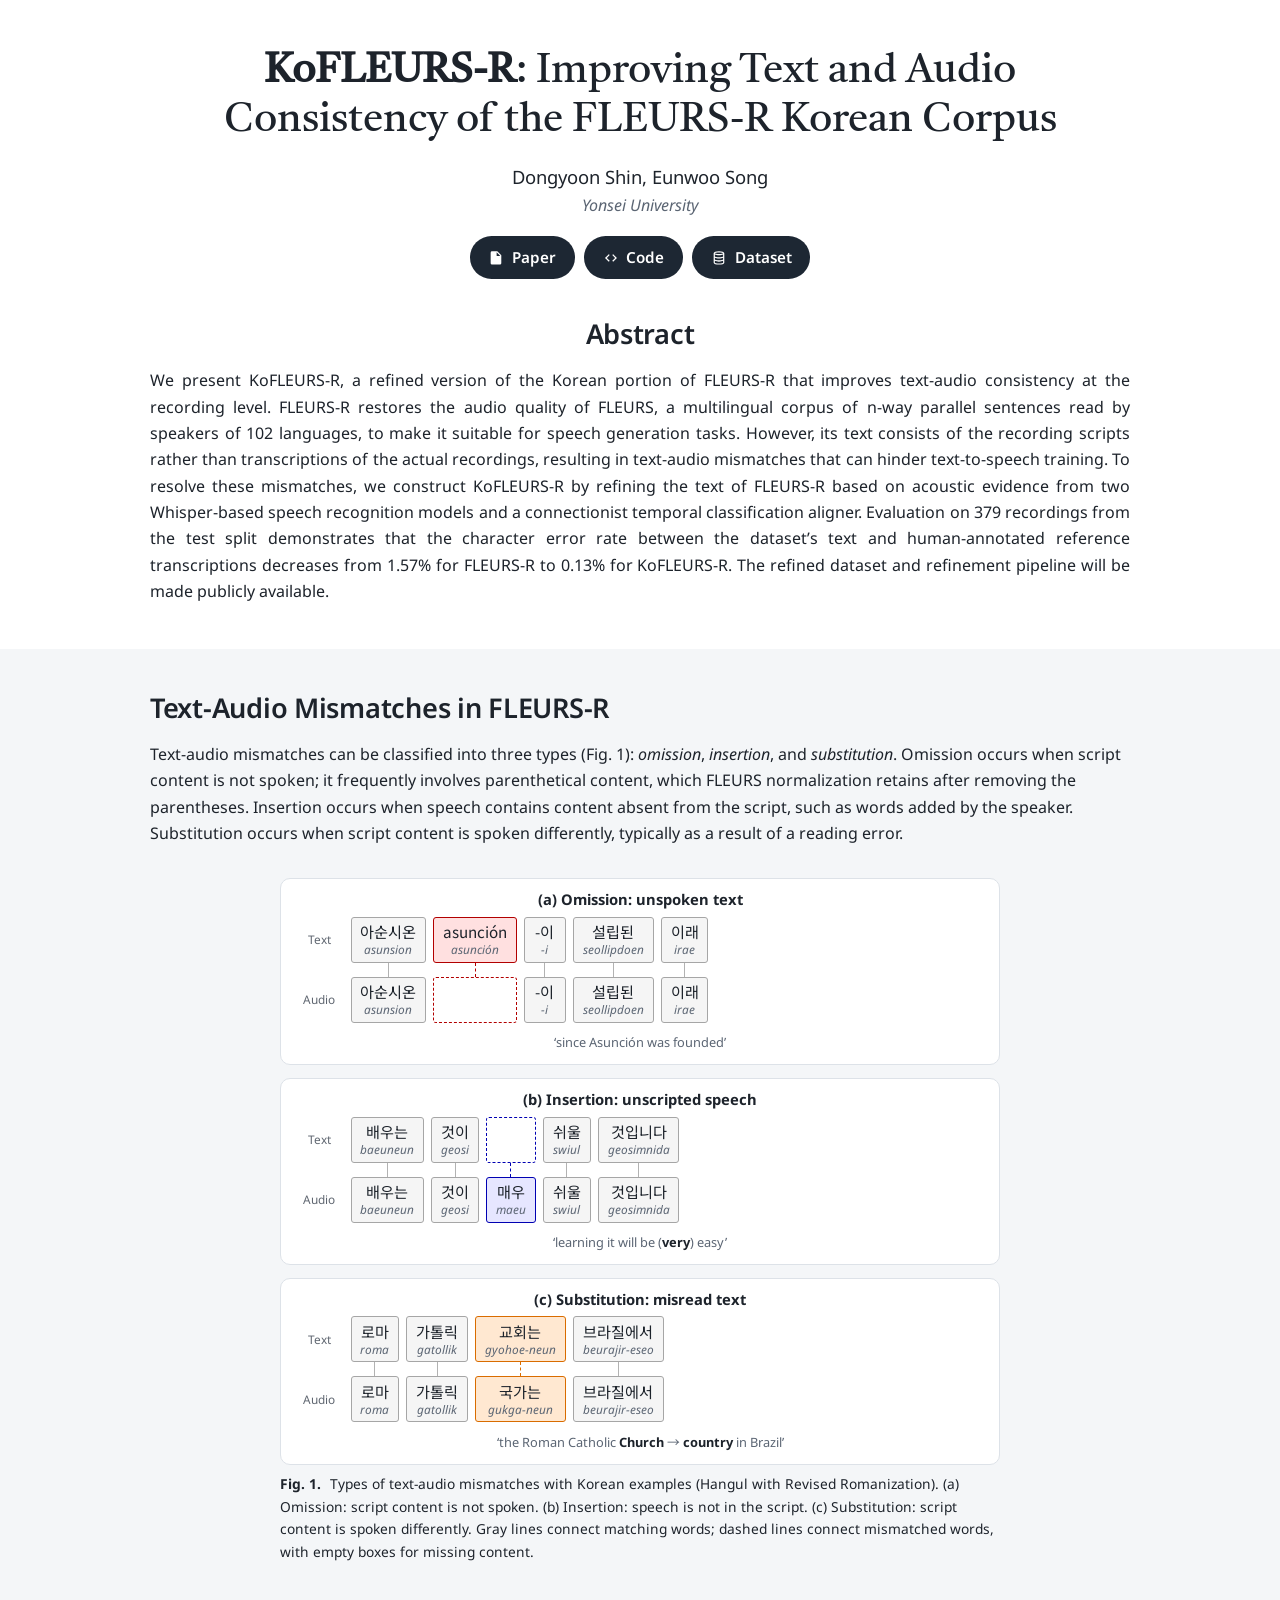
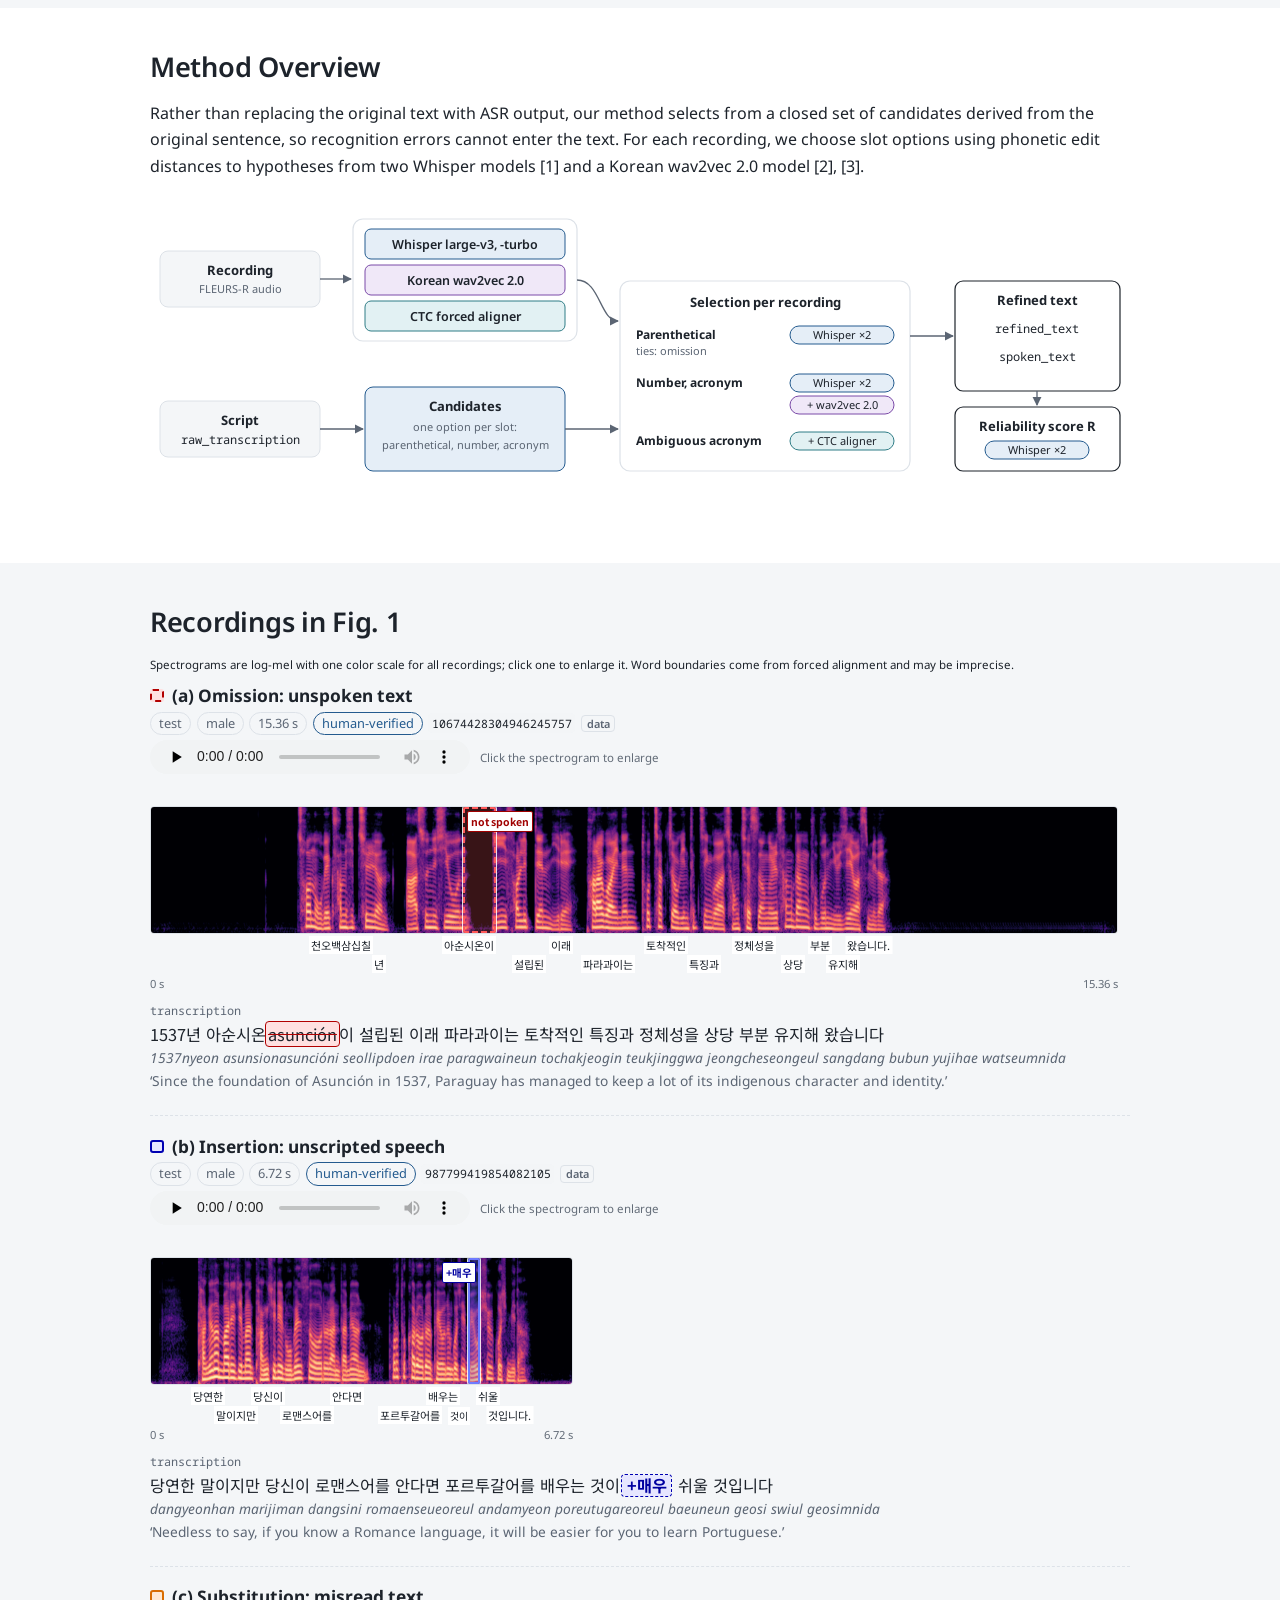
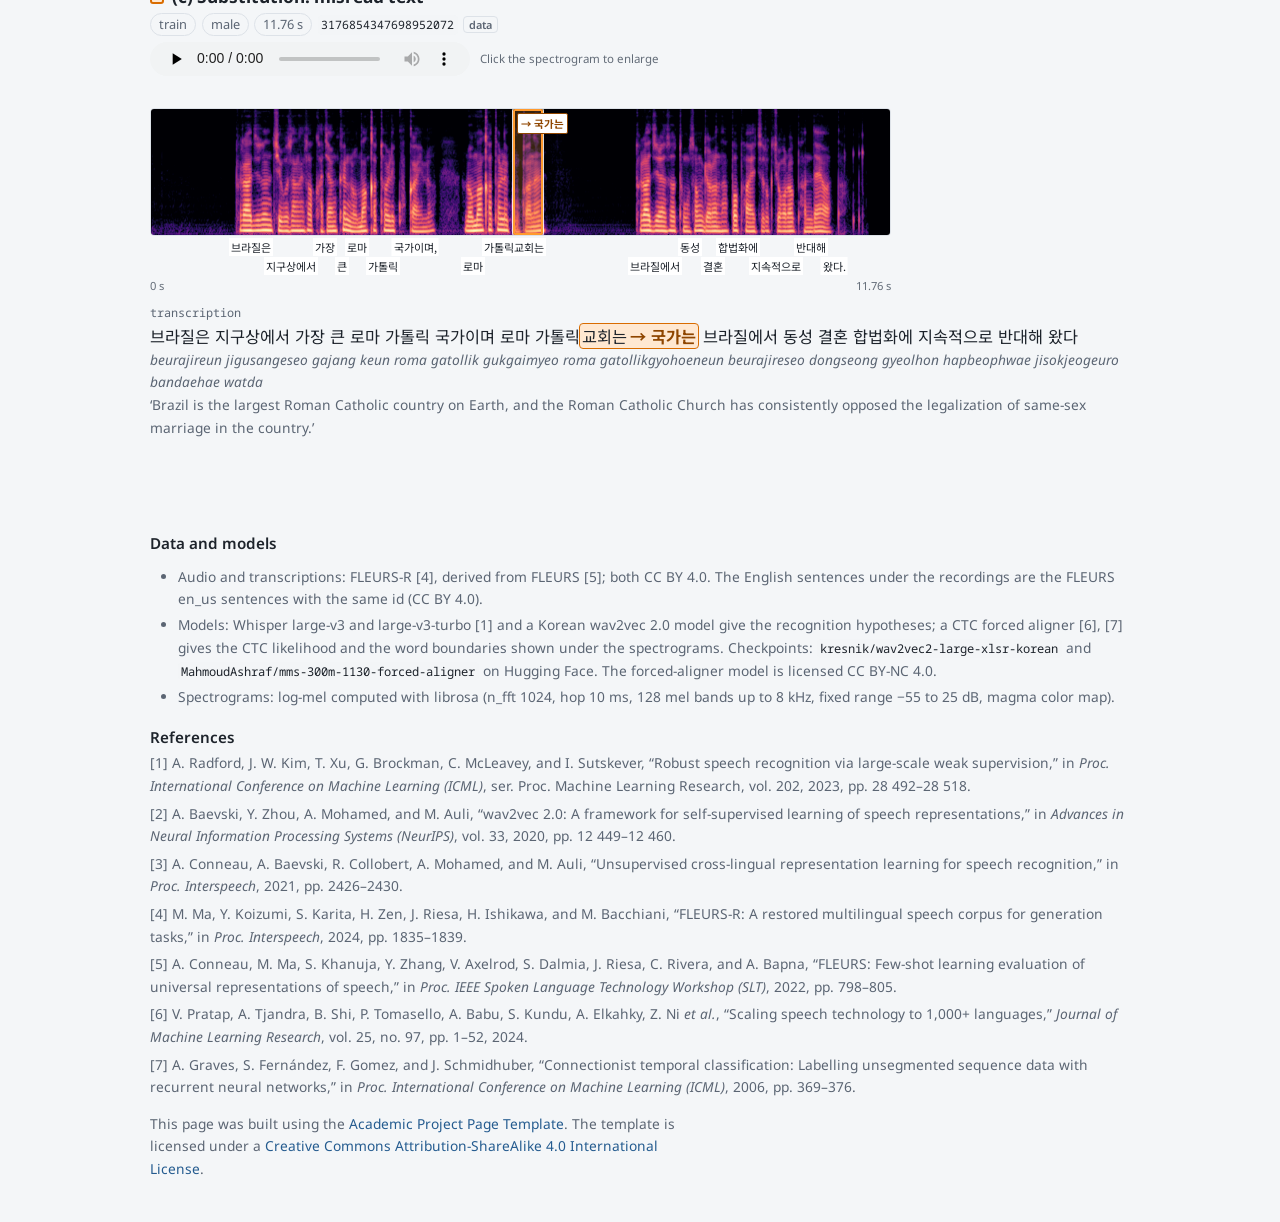
<file: index.html>
<!DOCTYPE html>
<html lang="en"><head>
<meta charset="utf-8">
<meta name="viewport" content="width=device-width, initial-scale=1, viewport-fit=cover">
<title>KoFLEURS-R Demo</title>
<meta name="description" content="Demo page for KoFLEURS-R: Improving Text and Audio Consistency of the FLEURS-R Korean Corpus.">
<link rel="icon" href="data:image/svg+xml,%3Csvg xmlns=%22http://www.w3.org/2000/svg%22 viewBox=%220 0 32 32%22%3E%3Crect width=%2232%22 height=%2232%22 rx=%226%22 fill=%22%231d2733%22/%3E%3Cpath d=%22M6 22V10m4 12V6m4 16V12m4 10V8m4 14V14m4 8V11%22 stroke=%22white%22 stroke-width=%222.4%22 stroke-linecap=%22round%22/%3E%3C/svg%3E">
<link rel="preconnect" href="https://fonts.googleapis.com">
<link rel="preconnect" href="https://fonts.gstatic.com" crossorigin="">
<link rel="stylesheet" href="https://fonts.googleapis.com/css2?family=Castoro&amp;family=Noto+Sans:ital,wght@0,400;0,600;0,700;1,400&amp;family=Noto+Sans+KR:wght@400;700&amp;family=Noto+Sans+Mono:wght@400;600&amp;display=swap">
<link rel="stylesheet" href="static/css/bulma.min.css">
<link rel="stylesheet" href="static/css/site.css">
<script defer="" src="static/js/site.js"></script>
</head>
<body>
<main id="main-content">
<section class="hero">
  <div class="hero-body">
    <div class="container is-max-desktop has-text-centered">
      <h1 class="title publication-title" data-tex="T-1"><span class="name">KoFLEURS-R</span>: Improving Text and Audio Consistency of the FLEURS-R Korean Corpus</h1>
      <!-- authors:start (written by build_page.py from page/config.json; "Anonymous authors" in a blind build) -->
      <div class="publication-authors" id="authors"><div>Dongyoon Shin, Eunwoo Song</div><div class="affil">Yonsei University</div></div>
      <!-- authors:end -->
      
      <div class="publication-links" id="pub-links"><span class="btn no-link"><svg viewBox="0 0 24 24" aria-hidden="true"><path d="M6 2h8l6 6v12a2 2 0 0 1-2 2H6a2 2 0 0 1-2-2V4a2 2 0 0 1 2-2zm7 1.5V9h5.5L13 3.5zM7 13h10v1.6H7V13zm0 3.4h10V18H7v-1.6z"></path></svg>Paper</span><span class="btn no-link"><svg viewBox="0 0 24 24" aria-hidden="true"><path d="M8.7 6.3 3 12l5.7 5.7 1.4-1.4L5.8 12l4.3-4.3-1.4-1.4zm6.6 0-1.4 1.4 4.3 4.3-4.3 4.3 1.4 1.4L21 12l-5.7-5.7z"></path></svg>Code</span><span class="btn no-link"><svg viewBox="0 0 24 24" aria-hidden="true"><path d="M12 2C7.6 2 4 3.3 4 5v14c0 1.7 3.6 3 8 3s8-1.3 8-3V5c0-1.7-3.6-3-8-3zm0 1.8c3.7 0 6.2 1 6.2 1.2S15.7 6.2 12 6.2 5.8 5.2 5.8 5 8.3 3.8 12 3.8zM18.2 19c0 .2-2.5 1.2-6.2 1.2S5.8 19.2 5.8 19v-2.7c1.5.8 3.8 1.2 6.2 1.2s4.7-.4 6.2-1.2V19zm0-4.7c0 .2-2.5 1.2-6.2 1.2s-6.2-1-6.2-1.2v-2.7c1.5.8 3.8 1.2 6.2 1.2s4.7-.4 6.2-1.2v2.7zm0-4.7c0 .2-2.5 1.2-6.2 1.2S5.8 9.8 5.8 9.6V6.9C7.3 7.7 9.6 8 12 8s4.7-.4 6.2-1.2v2.7z"></path></svg>Dataset</span></div>
    </div>
  </div>
</section>

<section class="section" id="abstract" style="padding-top: 0.5rem;">
  <div class="container is-max-desktop content">
    <h2 class="title is-3 has-text-centered">Abstract</h2>
    <p class="wide abstract">
      <span data-tex="ABS-1">We present KoFLEURS-R, a refined version of the Korean portion of FLEURS-R that improves text-audio consistency at the recording level.</span>
      <span data-tex="ABS-2">FLEURS-R restores the audio quality of FLEURS, a multilingual corpus of n-way parallel sentences read by speakers of 102 languages, to make it suitable for speech generation tasks.</span>
      <span data-tex="ABS-3">However, its text consists of the recording scripts rather than transcriptions of the actual recordings, resulting in text-audio mismatches that can hinder text-to-speech training.</span>
      <span data-tex="ABS-4">To resolve these mismatches, we construct KoFLEURS-R by refining the text of FLEURS-R based on acoustic evidence from two Whisper-based speech recognition models and a connectionist temporal classification aligner.</span>
      <span data-tex="ABS-5">Evaluation on 379 recordings from the test split demonstrates that the character error rate between the dataset’s text and human-annotated reference transcriptions decreases from 1.57% for FLEURS-R to 0.13% for KoFLEURS-R.</span>
      <span data-tex="ABS-6">The refined dataset and refinement pipeline will be made publicly available.</span>
    </p>
  </div>
</section>

<!-- ============================================================ Problem -->
<section class="section band" id="problem">
  <div class="container is-max-desktop content">
    <h2 class="title is-3">Text-Audio Mismatches in FLEURS-R</h2>
    <p class="wide">
      <span data-pdf="IIB-1">Text-audio mismatches can be classified into three types (Fig. 1): <em>omission</em>, <em>insertion</em>, and <em>substitution</em>.</span>
      <span data-pdf="IIB-2">Omission occurs when script content is not spoken; it frequently involves parenthetical content, which FLEURS normalization retains after removing the parentheses.</span>
      <span data-pdf="IIB-3">Insertion occurs when speech contains content absent from the script, such as words added by the speaker.</span>
      <span data-pdf="IIB-4">Substitution occurs when script content is spoken differently, typically as a result of a reading error.</span>
    </p>

    <figure class="fig1-figure" id="fig1">
      <div class="fig1">
        <div class="fig1-panel" style="--n: 5">
          <h4 data-pdf-fig="(a) Omission: unspoken text">(a) Omission: unspoken text</h4>
          <div class="fig1-grid">
            <span class="fig1-rowlabel">Text</span>
            <div class="fbox">아순시온<i>asunsion</i></div>
            <div class="fbox hl omit">asunción<i>asunción</i></div>
            <div class="fbox">-이<i>-i</i></div>
            <div class="fbox">설립된<i>seollipdoen</i></div>
            <div class="fbox">이래<i>irae</i></div>
            <span></span>
            <div class="flink"></div><div class="flink mis omit"></div><div class="flink"></div><div class="flink"></div><div class="flink"></div>
            <span class="fig1-rowlabel">Audio</span>
            <div class="fbox">아순시온<i>asunsion</i></div>
            <div class="fbox empty omit" role="img" aria-label="not spoken"></div>
            <div class="fbox">-이<i>-i</i></div>
            <div class="fbox">설립된<i>seollipdoen</i></div>
            <div class="fbox">이래<i>irae</i></div>
          </div>
          <div class="fig1-gloss">‘since Asunción was founded’</div>
        </div>
        <div class="fig1-panel" style="--n: 5">
          <h4 data-pdf-fig="(b) Insertion: unscripted speech">(b) Insertion: unscripted speech</h4>
          <div class="fig1-grid">
            <span class="fig1-rowlabel">Text</span>
            <div class="fbox">배우는<i>baeuneun</i></div>
            <div class="fbox">것이<i>geosi</i></div>
            <div class="fbox empty ins" role="img" aria-label="not in the script"></div>
            <div class="fbox">쉬울<i>swiul</i></div>
            <div class="fbox">것입니다<i>geosimnida</i></div>
            <span></span>
            <div class="flink"></div><div class="flink"></div><div class="flink mis ins"></div><div class="flink"></div><div class="flink"></div>
            <span class="fig1-rowlabel">Audio</span>
            <div class="fbox">배우는<i>baeuneun</i></div>
            <div class="fbox">것이<i>geosi</i></div>
            <div class="fbox hl ins">매우<i>maeu</i></div>
            <div class="fbox">쉬울<i>swiul</i></div>
            <div class="fbox">것입니다<i>geosimnida</i></div>
          </div>
          <div class="fig1-gloss">‘learning it will be (<b>very</b>) easy’</div>
        </div>
        <div class="fig1-panel" style="--n: 4">
          <h4 data-pdf-fig="(c) Substitution: misread text">(c) Substitution: misread text</h4>
          <div class="fig1-grid">
            <span class="fig1-rowlabel">Text</span>
            <div class="fbox">로마<i>roma</i></div>
            <div class="fbox">가톨릭<i>gatollik</i></div>
            <div class="fbox hl sub">교회는<i>gyohoe-neun</i></div>
            <div class="fbox">브라질에서<i>beurajir-eseo</i></div>
            <span></span>
            <div class="flink"></div><div class="flink"></div><div class="flink mis sub"></div><div class="flink"></div>
            <span class="fig1-rowlabel">Audio</span>
            <div class="fbox">로마<i>roma</i></div>
            <div class="fbox">가톨릭<i>gatollik</i></div>
            <div class="fbox hl sub">국가는<i>gukga-neun</i></div>
            <div class="fbox">브라질에서<i>beurajir-eseo</i></div>
          </div>
          <div class="fig1-gloss">‘the Roman Catholic <b>Church</b> → <b>country</b> in Brazil’</div>
        </div>
      </div>
      <figcaption class="paper-cap"><span class="cap-num">Fig. 1.</span>
        <span data-tex="F1-1">Types of text-audio mismatches with Korean examples (Hangul with Revised Romanization).</span>
        <span data-tex="F1-2">(a) Omission: script content is not spoken.</span>
        <span data-tex="F1-3">(b) Insertion: speech is not in the script.</span>
        <span data-tex="F1-4">(c) Substitution: script content is spoken differently.</span>
        <span data-tex="F1-5">Gray lines connect matching words; dashed lines connect mismatched words, with empty boxes for missing content.</span>
      </figcaption>
    </figure>
  </div>
</section>

<!-- ============================================================ Method overview -->
<section class="section" id="method">
  <div class="container is-max-desktop content">
    <h2 class="title is-3">Method Overview</h2>
    <p class="wide">
      <span data-pdf="I-15">Rather than replacing the original text with ASR output, our method selects from a closed set of candidates derived from the original sentence, so recognition errors cannot enter the text.</span>
      <span data-pdf="I-17">For each recording, we choose slot options using phonetic edit distances to hypotheses from two Whisper models [1] and a Korean wav2vec 2.0 model [2], [3].</span>
    </p>
    <figure>
      <div class="pipeline-wrap">
        <svg class="pipeline" viewBox="0 0 980 300" role="img" aria-labelledby="pl-title pl-desc">
          <title id="pl-title">KoFLEURS-R pipeline</title>
          <desc id="pl-desc">Candidates are generated from the script and one is selected per recording. Parenthetical slots use the two Whisper models; number and acronym slots also use the Korean wav2vec 2.0 model; ambiguous acronym readings also use a CTC forced aligner. The outputs are refined_text, spoken_text and the reliability score R from the two Whisper models.</desc>
          <defs>
            <marker id="arr" viewBox="0 0 10 10" refX="9" refY="5" markerWidth="7" markerHeight="7" orient="auto-start-reverse"><path d="M0,0 L10,5 L0,10 z" class="arrow-fill"></path></marker>
          </defs>
          <!-- inputs -->
          <rect class="p-in" x="10" y="40" width="160" height="56" rx="8"></rect>
          <text class="t-head" x="90" y="64" text-anchor="middle">Recording</text>
          <text class="t-small" x="90" y="82" text-anchor="middle">FLEURS-R audio</text>
          <rect class="p-in" x="10" y="190" width="160" height="56" rx="8"></rect>
          <text class="t-head" x="90" y="214" text-anchor="middle">Script</text>
          <text class="t-mono" x="90" y="233" text-anchor="middle">raw_transcription</text>
          <!-- recognizers (one group: each feeds the selection) -->
          <rect class="p-box" x="203" y="8" width="224" height="122" rx="10"></rect>
          <rect class="p-whisper" x="215" y="18" width="200" height="30" rx="6"></rect>
          <text class="t-model" x="315" y="38" text-anchor="middle">Whisper large-v3, -turbo</text>
          <rect class="p-w2v" x="215" y="54" width="200" height="30" rx="6"></rect>
          <text class="t-model" x="315" y="74" text-anchor="middle">Korean wav2vec 2.0</text>
          <rect class="p-ctc" x="215" y="90" width="200" height="30" rx="6"></rect>
          <text class="t-model" x="315" y="110" text-anchor="middle">CTC forced aligner</text>
          <path class="edge" d="M170,68 L201,68" marker-end="url(#arr)"></path>
          <!-- candidates -->
          <rect class="p-step" x="215" y="176" width="200" height="84" rx="8"></rect>
          <text class="t-head" x="315" y="200" text-anchor="middle">Candidates</text>
          <text class="t-small" x="315" y="220" text-anchor="middle">one option per slot:</text>
          <text class="t-small" x="315" y="238" text-anchor="middle">parenthetical, number, acronym</text>
          <path class="edge" d="M170,218 L213,218" marker-end="url(#arr)"></path>
          <!-- selection -->
          <rect class="p-box" x="470" y="70" width="290" height="190" rx="10"></rect>
          <text class="t-head" x="615" y="96" text-anchor="middle">Selection per recording</text>
          <text class="t-head" x="486" y="128" style="font-size:12px">Parenthetical</text>
          <rect class="p-whisper" x="640" y="115" width="104" height="18" rx="9"></rect><text class="t-small" x="692" y="128" text-anchor="middle" style="fill:var(--fg)">Whisper ×2</text>
          <text class="t-small" x="486" y="144">ties: omission</text>
          <text class="t-head" x="486" y="176" style="font-size:12px">Number, acronym</text>
          <rect class="p-whisper" x="640" y="163" width="104" height="18" rx="9"></rect><text class="t-small" x="692" y="176" text-anchor="middle" style="fill:var(--fg)">Whisper ×2</text>
          <rect class="p-w2v" x="640" y="185" width="104" height="18" rx="9"></rect><text class="t-small" x="692" y="198" text-anchor="middle" style="fill:var(--fg)">+ wav2vec 2.0</text>
          <text class="t-head" x="486" y="234" style="font-size:12px">Ambiguous acronym</text>
          <rect class="p-ctc" x="640" y="221" width="104" height="18" rx="9"></rect><text class="t-small" x="692" y="234" text-anchor="middle" style="fill:var(--fg)">+ CTC aligner</text>
          <path class="edge" d="M427,69 C450,69 450,110 468,110" marker-end="url(#arr)"></path>
          <path class="edge" d="M415,218 L468,218" marker-end="url(#arr)"></path>
          <!-- outputs -->
          <rect class="p-out" x="805" y="70" width="165" height="110" rx="8"></rect>
          <text class="t-head" x="887" y="94" text-anchor="middle">Refined text</text>
          <text class="t-mono" x="887" y="122" text-anchor="middle">refined_text</text>
          <text class="t-mono" x="887" y="150" text-anchor="middle">spoken_text</text>
          <rect class="p-out" x="805" y="196" width="165" height="64" rx="8"></rect>
          <text class="t-head" x="887" y="220" text-anchor="middle">Reliability score R</text>
          <rect class="p-whisper" x="835" y="230" width="104" height="18" rx="9"></rect><text class="t-small" x="887" y="243" text-anchor="middle" style="fill:var(--fg)">Whisper ×2</text>
          <path class="edge" d="M760,125 L803,125" marker-end="url(#arr)"></path>
          <path class="edge" d="M887,180 L887,194" marker-end="url(#arr)"></path>
        </svg>
      </div>
    </figure>
  </div>
</section>

<!-- ============================================================ Fig. 1 recordings -->
<section class="section band" id="recordings">
  <div class="container is-max-desktop content">
    <h2 class="title is-3">Recordings in Fig. 1</h2>
    <p class="spec-hint" style="max-width: none">Spectrograms are log-mel with one color scale for all recordings; click one to enlarge it. Word boundaries come from forced alignment and may be imprecise.</p>
    <div id="fig1-listen" data-nonpaper="example data"><div class="rec"><h3 class="rec-type omit" data-pdf-fig="(a) Omission: unspoken text">(a) Omission: unspoken text</h3><div class="rec-meta"><span class="pill">test</span><span class="pill">male</span><span class="pill num">15.36 s</span><span class="pill ok" title="one of the 379 human-verified test recordings">human-verified</span><span class="mono rec-id">10674428304946245757</span><span class="data-tag" title="value from the KoFLEURS-R data files, not from the paper">data</span></div><div class="listen"><div class="audio-row"><audio controls="" preload="none" src="static/audio/10674428304946245757.mp3" aria-label="Audio of recording 10674428304946245757"></audio><span class="spec-hint">Click the spectrogram to enlarge</span></div><figure class="spec" data-rec="10674428304946245757" data-dur="15.36" style="--dur: 15.36"><div class="spec-scroll"><div class="spec-canvas" role="button" tabindex="0" aria-label="Enlarge the spectrogram of recording 10674428304946245757"><div class="spec-img"><img src="static/spectrograms/10674428304946245757.png" alt="Log-mel spectrogram of recording 10674428304946245757 (15.36 s)" width="3072" height="256"><div class="spec-box omission" style="left: 32.29%; width: 3.39%" title="not spoken"><span class="tag">not spoken</span></div><div class="playhead"></div></div><div class="spec-words" aria-hidden="true"><div class="wd" style="left: 15.1%; width: 7.94%; top: 0px" title="천오백삼십칠 (cheonobaeksamsipchil)  2.32–3.54 s"><span class="ko">천오백삼십칠</span></div><div class="wd" style="left: 23.05%; width: 1.17%; top: 19px" title="년 (nyeon)  3.54–3.72 s"><span class="ko">년</span></div><div class="wd" style="left: 26.82%; width: 8.98%; top: 0px" title="아순시온이 (asunsioni)  4.12–5.50 s"><span class="ko">아순시온이</span></div><div class="wd" style="left: 37.11%; width: 3.78%; top: 19px" title="설립된 (seollipdoen)  5.70–6.28 s"><span class="ko">설립된</span></div><div class="wd" style="left: 41.8%; width: 1.3%; top: 0px" title="이래 (irae)  6.42–6.62 s"><span class="ko">이래</span></div><div class="wd" style="left: 45.05%; width: 4.56%; top: 19px" title="파라과이는 (paragwaineun)  6.92–7.62 s"><span class="ko">파라과이는</span></div><div class="wd" style="left: 50.65%; width: 4.95%; top: 0px" title="토착적인 (tochakjeogin)  7.78–8.54 s"><span class="ko">토착적인</span></div><div class="wd" style="left: 55.73%; width: 3.12%; top: 19px" title="특징과 (teukjinggwa)  8.56–9.04 s"><span class="ko">특징과</span></div><div class="wd" style="left: 59.51%; width: 5.21%; top: 0px" title="정체성을 (jeongcheseongeul)  9.14–9.94 s"><span class="ko">정체성을</span></div><div class="wd" style="left: 65.1%; width: 2.6%; top: 19px" title="상당 (sangdang)  10.00–10.40 s"><span class="ko">상당</span></div><div class="wd" style="left: 68.23%; width: 1.95%; top: 0px" title="부분 (bubun)  10.48–10.78 s"><span class="ko">부분</span></div><div class="wd" style="left: 70.57%; width: 2.08%; top: 19px" title="유지해 (yujihae)  10.84–11.16 s"><span class="ko">유지해</span></div><div class="wd" style="left: 72.79%; width: 2.99%; top: 0px" title="왔습니다. (watseumnida.)  11.18–11.64 s"><span class="ko">왔습니다.</span></div></div></div><div class="spec-axis"><span>0 s</span><span>15.36 s</span></div></div></figure></div><div class="field"><span class="fname">transcription</span><div class="ko" lang="ko">1537년 아순시온<span class="mk omission" title="in the script, not spoken">asunción</span>이 설립된 이래 파라과이는 토착적인 특징과 정체성을 상당 부분 유지해 왔습니다</div><span class="rr" lang="ko-Latn">1537nyeon asunsionasuncióni seollipdoen irae paragwaineun tochakjeogin teukjinggwa jeongcheseongeul sangdang bubun yujihae watseumnida</span><span class="en">‘Since the foundation of Asunción in 1537, Paraguay has managed to keep a lot of its indigenous character and identity.’</span></div></div><div class="rec"><h3 class="rec-type ins" data-pdf-fig="(b) Insertion: unscripted speech">(b) Insertion: unscripted speech</h3><div class="rec-meta"><span class="pill">test</span><span class="pill">male</span><span class="pill num">6.72 s</span><span class="pill ok" title="one of the 379 human-verified test recordings">human-verified</span><span class="mono rec-id">987799419854082105</span><span class="data-tag" title="value from the KoFLEURS-R data files, not from the paper">data</span></div><div class="listen"><div class="audio-row"><audio controls="" preload="none" src="static/audio/987799419854082105.mp3" aria-label="Audio of recording 987799419854082105"></audio><span class="spec-hint">Click the spectrogram to enlarge</span></div><figure class="spec" data-rec="987799419854082105" data-dur="6.72" style="--dur: 6.72"><div class="spec-scroll"><div class="spec-canvas" role="button" tabindex="0" aria-label="Enlarge the spectrogram of recording 987799419854082105"><div class="spec-img"><img src="static/spectrograms/987799419854082105.png" alt="Log-mel spectrogram of recording 987799419854082105 (6.72 s)" width="1344" height="256"><div class="spec-box insertion tag-right" style="left: 75.3%; width: 2.68%" title="+매우"><span class="tag">+매우</span></div><div class="playhead"></div></div><div class="spec-words" aria-hidden="true"><div class="wd" style="left: 11.01%; width: 5.36%; top: 0px" title="당연한 (dangyeonhan)  0.74–1.10 s"><span class="ko">당연한</span></div><div class="wd" style="left: 16.96%; width: 6.85%; top: 19px" title="말이지만 (marijiman)  1.14–1.60 s"><span class="ko">말이지만</span></div><div class="wd" style="left: 24.7%; width: 6.25%; top: 0px" title="당신이 (dangsini)  1.66–2.08 s"><span class="ko">당신이</span></div><div class="wd" style="left: 31.55%; width: 11.01%; top: 19px" title="로맨스어를 (romaenseueoreul)  2.12–2.86 s"><span class="ko">로맨스어를</span></div><div class="wd" style="left: 43.15%; width: 6.55%; top: 0px" title="안다면 (andamyeon)  2.90–3.34 s"><span class="ko">안다면</span></div><div class="wd" style="left: 56.25%; width: 10.12%; top: 19px" title="포르투갈어를 (poreutugareoreul)  3.78–4.46 s"><span class="ko">포르투갈어를</span></div><div class="wd" style="left: 66.96%; width: 4.46%; top: 0px" title="배우는 (baeuneun)  4.50–4.80 s"><span class="ko">배우는</span></div><div class="wd" style="left: 71.73%; width: 2.68%; top: 19px" title="것이 (geosi)  4.82–5.00 s"><span class="ko">것이</span></div><div class="wd" style="left: 78.57%; width: 2.38%; top: 0px" title="쉬울 (swiul)  5.28–5.44 s"><span class="ko">쉬울</span></div><div class="wd" style="left: 81.85%; width: 6.25%; top: 19px" title="것입니다. (geosimnida.)  5.50–5.92 s"><span class="ko">것입니다.</span></div></div></div><div class="spec-axis"><span>0 s</span><span>6.72 s</span></div></div></figure></div><div class="field"><span class="fname">transcription</span><div class="ko" lang="ko">당연한 말이지만 당신이 로맨스어를 안다면 포르투갈어를 배우는 것이<span class="mk insertion" title="spoken, not in the script">+매우</span> 쉬울 것입니다</div><span class="rr" lang="ko-Latn">dangyeonhan marijiman dangsini romaenseueoreul andamyeon poreutugareoreul baeuneun geosi swiul geosimnida</span><span class="en">‘Needless to say, if you know a Romance language, it will be easier for you to learn Portuguese.’</span></div></div><div class="rec"><h3 class="rec-type sub" data-pdf-fig="(c) Substitution: misread text">(c) Substitution: misread text</h3><div class="rec-meta"><span class="pill">train</span><span class="pill">male</span><span class="pill num">11.76 s</span><span class="mono rec-id">3176854347698952072</span><span class="data-tag" title="value from the KoFLEURS-R data files, not from the paper">data</span></div><div class="listen"><div class="audio-row"><audio controls="" preload="none" src="static/audio/3176854347698952072.mp3" aria-label="Audio of recording 3176854347698952072"></audio><span class="spec-hint">Click the spectrogram to enlarge</span></div><figure class="spec" data-rec="3176854347698952072" data-dur="11.76" style="--dur: 11.76"><div class="spec-scroll"><div class="spec-canvas" role="button" tabindex="0" aria-label="Enlarge the spectrogram of recording 3176854347698952072"><div class="spec-img"><img src="static/spectrograms/3176854347698952072.png" alt="Log-mel spectrogram of recording 3176854347698952072 (11.76 s)" width="2352" height="256"><div class="spec-box substitution" style="left: 48.98%; width: 4.08%" title="→ 국가는"><span class="tag">→ 국가는</span></div><div class="playhead"></div></div><div class="spec-words" aria-hidden="true"><div class="wd" style="left: 11.22%; width: 4.76%; top: 0px" title="브라질은 (beurajireun)  1.32–1.88 s"><span class="ko">브라질은</span></div><div class="wd" style="left: 16.5%; width: 5.1%; top: 19px" title="지구상에서 (jigusangeseo)  1.94–2.54 s"><span class="ko">지구상에서</span></div><div class="wd" style="left: 22.28%; width: 2.72%; top: 0px" title="가장 (gajang)  2.62–2.94 s"><span class="ko">가장</span></div><div class="wd" style="left: 25.34%; width: 1.19%; top: 19px" title="큰 (keun)  2.98–3.12 s"><span class="ko">큰</span></div><div class="wd" style="left: 27.04%; width: 1.87%; top: 0px" title="로마 (roma)  3.18–3.40 s"><span class="ko">로마</span></div><div class="wd" style="left: 29.59%; width: 3.74%; top: 19px" title="가톨릭 (gatollik)  3.48–3.92 s"><span class="ko">가톨릭</span></div><div class="wd" style="left: 33.5%; width: 4.59%; top: 0px" title="국가이며, (gukgaimyeo,)  3.94–4.48 s"><span class="ko">국가이며,</span></div><div class="wd" style="left: 42.69%; width: 1.87%; top: 19px" title="로마 (roma)  5.02–5.24 s"><span class="ko">로마</span></div><div class="wd" style="left: 45.07%; width: 7.99%; top: 0px" title="가톨릭교회는 (gatollikgyohoeneun)  5.30–6.24 s"><span class="ko">가톨릭교회는</span></div><div class="wd" style="left: 65.48%; width: 5.27%; top: 19px" title="브라질에서 (beurajireseo)  7.70–8.32 s"><span class="ko">브라질에서</span></div><div class="wd" style="left: 71.26%; width: 3.23%; top: 0px" title="동성 (dongseong)  8.38–8.76 s"><span class="ko">동성</span></div><div class="wd" style="left: 74.83%; width: 2.21%; top: 19px" title="결혼 (gyeolhon)  8.80–9.06 s"><span class="ko">결혼</span></div><div class="wd" style="left: 77.38%; width: 4.08%; top: 0px" title="합법화에 (hapbeophwae)  9.10–9.58 s"><span class="ko">합법화에</span></div><div class="wd" style="left: 82.14%; width: 4.59%; top: 19px" title="지속적으로 (jisokjeogeuro)  9.66–10.20 s"><span class="ko">지속적으로</span></div><div class="wd" style="left: 87.41%; width: 3.57%; top: 0px" title="반대해 (bandaehae)  10.28–10.70 s"><span class="ko">반대해</span></div><div class="wd" style="left: 91.16%; width: 2.38%; top: 19px" title="왔다. (watda.)  10.72–11.00 s"><span class="ko">왔다.</span></div></div></div><div class="spec-axis"><span>0 s</span><span>11.76 s</span></div></div></figure></div><div class="field"><span class="fname">transcription</span><div class="ko" lang="ko">브라질은 지구상에서 가장 큰 로마 가톨릭 국가이며 로마 가톨릭<span class="mk substitution" title="misread">교회는<span class="mk-heard">→ 국가는</span></span> 브라질에서 동성 결혼 합법화에 지속적으로 반대해 왔다</div><span class="rr" lang="ko-Latn">beurajireun jigusangeseo gajang keun roma gatollik gukgaimyeo roma gatollikgyohoeneun beurajireseo dongseong gyeolhon hapbeophwae jisokjeogeuro bandaehae watda</span><span class="en">‘Brazil is the largest Roman Catholic country on Earth, and the Roman Catholic Church has consistently opposed the legalization of same-sex marriage in the country.’</span></div></div></div>
  </div>
</section>

<!-- ============================================================ BibTeX (removed by build_page.py while "showBibtex" is false) -->

</main>

<!-- ============================================================ Footer: sources and credits -->
<footer class="footer">
  <div class="container is-max-desktop content">
    <h3>Data and models</h3>
    <ul>
      <li data-nonpaper="sources and licenses">Audio and transcriptions: FLEURS-R [4], derived from FLEURS [5]; both CC BY 4.0. The English sentences under the recordings are the FLEURS en_us sentences with the same id (CC BY 4.0).</li>
      <li data-nonpaper="sources and licenses">Models: Whisper large-v3 and large-v3-turbo [1] and a Korean wav2vec 2.0 model give the recognition hypotheses; a CTC forced aligner [6], [7] gives the CTC likelihood and the word boundaries shown under the spectrograms. Checkpoints: <span data-pdf="FN3-1"><code>kresnik/wav2vec2-large-xlsr-korean</code> and <code>MahmoudAshraf/mms-300m-1130-forced-aligner</code> on Hugging Face.</span> The forced-aligner model is licensed CC BY-NC 4.0.</li>
      <li data-nonpaper="spectrogram settings">Spectrograms: log-mel computed with librosa (n_fft 1024, hop 10 ms, 128 mel bands up to 8 kHz, fixed range −55 to 25 dB, magma color map).</li>
    </ul>
    <h3>References</h3>
    <ul class="refs">
      <li data-pdf="R-9">[1] A. Radford, J. W. Kim, T. Xu, G. Brockman, C. McLeavey, and I. Sutskever, “Robust speech recognition via large-scale weak supervision,” in <em>Proc. International Conference on Machine Learning (ICML)</em>, ser. Proc. Machine Learning Research, vol. 202, 2023, pp. 28 492–28 518.</li>
      <li data-pdf="R-10">[2] A. Baevski, Y. Zhou, A. Mohamed, and M. Auli, “wav2vec 2.0: A framework for self-supervised learning of speech representations,” in <em>Advances in Neural Information Processing Systems (NeurIPS)</em>, vol. 33, 2020, pp. 12 449–12 460.</li>
      <li data-pdf="R-11">[3] A. Conneau, A. Baevski, R. Collobert, A. Mohamed, and M. Auli, “Unsupervised cross-lingual representation learning for speech recognition,” in <em>Proc. Interspeech</em>, 2021, pp. 2426–2430.</li>
      <li data-pdf="R-7">[4] M. Ma, Y. Koizumi, S. Karita, H. Zen, J. Riesa, H. Ishikawa, and M. Bacchiani, “FLEURS-R: A restored multilingual speech corpus for generation tasks,” in <em>Proc. Interspeech</em>, 2024, pp. 1835–1839.</li>
      <li data-pdf="R-6">[5] A. Conneau, M. Ma, S. Khanuja, Y. Zhang, V. Axelrod, S. Dalmia, J. Riesa, C. Rivera, and A. Bapna, “FLEURS: Few-shot learning evaluation of universal representations of speech,” in <em>Proc. IEEE Spoken Language Technology Workshop (SLT)</em>, 2022, pp. 798–805.</li>
      <li data-pdf="R-5">[6] V. Pratap, A. Tjandra, B. Shi, P. Tomasello, A. Babu, S. Kundu, A. Elkahky, Z. Ni <em>et al.</em>, “Scaling speech technology to 1,000+ languages,” <em>Journal of Machine Learning Research</em>, vol. 25, no. 97, pp. 1–52, 2024.</li>
      <li data-pdf="R-12">[7] A. Graves, S. Fernández, F. Gomez, and J. Schmidhuber, “Connectionist temporal classification: Labelling unsegmented sequence data with recurrent neural networks,” in <em>Proc. International Conference on Machine Learning (ICML)</em>, 2006, pp. 369–376.</li>
    </ul>
    <p data-nonpaper="template credit">This page was built using the <a href="https://github.com/eliahuhorwitz/Academic-project-page-template" target="_blank" rel="noopener">Academic Project Page Template</a>. The template is licensed under a <a rel="license noopener" href="https://creativecommons.org/licenses/by-sa/4.0/" target="_blank">Creative Commons Attribution-ShareAlike 4.0 International License</a>.</p>
  </div>
</footer>

<dialog class="zoom" id="zoom" aria-labelledby="zoom-title">
  <div class="zoom-head">
    <span class="t" id="zoom-title"></span>
    <span style="display:flex; gap:0.4rem">
      <button type="button" class="icon-btn" id="zoom-play">Play</button>
      <button type="button" class="icon-btn" id="zoom-close">Close</button>
    </span>
  </div>
  <div class="zoom-body"></div>
  <p class="spec-hint">Click the spectrogram to move the playback position.</p>
</dialog>


</body></html>
</file>
<file: static/css/site.css>
/* KoFLEURS-R demo page. Layout: the Academic Project Page Template (Bulma hero, centered column,
   sections); this file adds theme tokens (light/dark), the Fig. 1 mismatch colors of the paper,
   and the recording components (spectrogram with playhead and word labels, zoom dialog). */
:root {
  --bg: #ffffff;
  --bg-band: #f4f6f8;
  --card: #ffffff;
  --fg: #1d232b;
  --muted: #5b6573;
  --faint: #636c78;
  --rule: #dde2e8;
  --ink: #1d2733;          /* buttons */
  --ink-fg: #ffffff;
  --accent: #245b8f;       /* links, selected options */
  --accent-soft: #e5eef7;
  --code-bg: #f3f5f7;
  /* Fig. 1 of the paper (PDF content stream) */
  --omit: #b20000; --omit-bg: #ffe0e0;
  --ins: #0000b2;  --ins-bg: #e6e6ff;
  --sub: #d96c00;  --sub-bg: #ffe8d1;
  --box-bg: #f5f5f5; --box-line: #a6a6a6; --link: #b2b2b2; --label: #808080;
  /* text shades of the Fig. 1 hues, for small text (contrast >= 4.5:1 on white and on the fills) */
  --omit-text: #a00000; --ins-text: #0000a0; --sub-text: #8f4600; --label-text: #5f6670;
  --spec-filter: none;
  --spec-frame: #000004;
  --font-body: "Noto Sans", "Noto Sans KR", "Apple SD Gothic Neo", "Malgun Gothic", system-ui, sans-serif;
  --font-ko: "Noto Sans KR", "Apple SD Gothic Neo", "Malgun Gothic", sans-serif;
  --font-title: "Castoro", "Noto Serif", Georgia, serif;
  --font-mono: "Noto Sans Mono", ui-monospace, "SFMono-Regular", Menlo, monospace;
  --pps: 64;               /* spectrogram pixels per second, set by site.js */
  /* selected slot options (kept parenthetical, number reading): not a Fig. 1 mismatch color */
  --sel: #1a7f4b; --sel-bg: #e2f3e8; --sel-text: #116238; --sel-on: #ffffff;
  /* model colors of the pipeline figure (not mismatch colors) */
  --m-w2v: #7b4aa8; --m-w2v-bg: #f0e8f8; --m-ctc: #2f7d86; --m-ctc-bg: #e2f1f3;
}
@media (prefers-color-scheme: dark) {
  :root:not([data-theme="light"]) {
    --bg: #12161b; --bg-band: #181d23; --card: #1a2027; --fg: #e3e7ec; --muted: #a2acb8; --faint: #7d8794;
    --rule: #2b333d; --ink: #e3e7ec; --ink-fg: #12161b; --accent: #8db9e6; --accent-soft: #1f3247;
    --code-bg: #1d232b;
    --omit: #ff8f8f; --omit-bg: #4a1f22; --ins: #a9b1ff; --ins-bg: #23264d; --sub: #ffb36b; --sub-bg: #48301a;
    --box-bg: #222932; --box-line: #5b6470; --link: #5b6470; --label: #9aa4af;
    --omit-text: #ff9a9a; --ins-text: #b9c0ff; --sub-text: #ffbd7a; --label-text: #aab3be; --sel: #6fd49a; --sel-bg: #183a28; --sel-text: #8fe0b0; --sel-on: #10151b;
    --m-w2v: #c9a7ea; --m-w2v-bg: #33264a; --m-ctc: #7fd0d9; --m-ctc-bg: #173a3f;
    --spec-filter: none; --spec-frame: #000004;
    color-scheme: dark;
  }
}
:root[data-theme="dark"] {
  --bg: #12161b; --bg-band: #181d23; --card: #1a2027; --fg: #e3e7ec; --muted: #a2acb8; --faint: #7d8794;
  --rule: #2b333d; --ink: #e3e7ec; --ink-fg: #12161b; --accent: #8db9e6; --accent-soft: #1f3247;
  --code-bg: #1d232b;
  --omit: #ff8f8f; --omit-bg: #4a1f22; --ins: #a9b1ff; --ins-bg: #23264d; --sub: #ffb36b; --sub-bg: #48301a;
  --box-bg: #222932; --box-line: #5b6470; --link: #5b6470; --label: #9aa4af;
  --omit-text: #ff9a9a; --ins-text: #b9c0ff; --sub-text: #ffbd7a; --label-text: #aab3be; --sel: #6fd49a; --sel-bg: #183a28; --sel-text: #8fe0b0; --sel-on: #10151b;
    --m-w2v: #c9a7ea; --m-w2v-bg: #33264a; --m-ctc: #7fd0d9; --m-ctc-bg: #173a3f;
  --spec-filter: none; --spec-frame: #000004;
  color-scheme: dark;
}

/* ------------------------------------------------------------ base (overrides Bulma colors) */
html { background: var(--bg); scroll-behavior: smooth; }
@media (prefers-reduced-motion: reduce) { html { scroll-behavior: auto; } }
body {
  background: var(--bg); color: var(--fg); font-family: var(--font-body); font-size: 16px; line-height: 1.65;
  padding-left: max(16px, env(safe-area-inset-left, 0px));
  padding-right: max(16px, env(safe-area-inset-right, 0px));
  -webkit-font-smoothing: antialiased;
}
.title, .subtitle, .content h1, .content h2, .content h3, .content h4, strong, .content strong { color: var(--fg); }
.content, .content p, .content li { color: var(--fg); }
a { color: var(--accent); }
a:hover { color: var(--accent); text-decoration: underline; }
:focus-visible { outline: 2px solid var(--accent); outline-offset: 2px; }
.container.is-max-desktop { max-width: 980px; }
.section { padding: 2.75rem 0; }
.hero .hero-body { padding: 3rem 0 2rem; }
.band { background: var(--bg-band); margin-left: calc(-1 * max(16px, env(safe-area-inset-left, 0px)));
  margin-right: calc(-1 * max(16px, env(safe-area-inset-right, 0px)));
  padding-left: max(16px, env(safe-area-inset-left, 0px)); padding-right: max(16px, env(safe-area-inset-right, 0px)); }
h2.title.is-3 { font-size: 1.7rem; letter-spacing: -0.01em; margin-bottom: 1.1rem; text-wrap: balance; }
.content p { max-width: 70ch; }
.content p.wide { max-width: none; }
.ko { font-family: var(--font-ko); }
.rr { color: var(--muted); font-style: italic; font-size: 0.86em; }
code, .mono { font-family: var(--font-mono); font-size: 0.88em; color: var(--fg); background: var(--code-bg);
  padding: 0.05em 0.3em; border-radius: 4px; }
.content pre { background: var(--code-bg); color: var(--fg); border-radius: 8px; padding: 1rem; overflow-x: auto;
  font-size: 0.8rem; line-height: 1.5; }
.num { font-variant-numeric: tabular-nums; }

/* ------------------------------------------------------------ hero */
.publication-title { font-family: var(--font-title); font-weight: 400; font-size: clamp(1.75rem, 4.4vw, 2.55rem);
  line-height: 1.2; text-wrap: balance; margin-bottom: 1rem !important; }
.publication-title .name { font-weight: 700; }
.publication-authors { color: var(--fg); font-size: 1.15rem; }
.publication-authors .affil { color: var(--muted); font-style: italic; font-size: 1rem; }
.publication-venue { color: var(--muted); font-size: 0.95rem; margin-top: 0.2rem; }
.publication-links { margin-top: 1.1rem; display: flex; justify-content: center; gap: 0.6rem; flex-wrap: wrap; }
.btn { display: inline-flex; align-items: center; gap: 0.5rem; padding: 0.55rem 1.15rem; border-radius: 999px;
  background: var(--ink); color: var(--ink-fg); font-weight: 600; font-size: 0.95rem; border: 0; cursor: pointer; }
.btn:hover { color: var(--ink-fg); text-decoration: none; filter: brightness(1.12); }
.btn svg { width: 1.05em; height: 1.05em; fill: currentColor; }
/* Paper / Code / Dataset before publication: the button without a link */
.btn.no-link { cursor: default; }
.btn.no-link:hover { filter: none; }

.data-tag { display: inline-block; font: 600 0.68rem/1.4 var(--font-body); color: var(--muted); border: 1px solid var(--rule);
  border-radius: 4px; padding: 0 0.3rem; vertical-align: 0.12em; }

/* ------------------------------------------------------------ Fig. 1 */
.fig1 { display: grid; grid-template-columns: minmax(0, 1fr); gap: 0.8rem; max-width: 720px; margin: 1.2rem auto 0.5rem; }
.fig1-panel { border: 1px solid var(--rule); border-radius: 10px; padding: 0.75rem 0.9rem 0.7rem; background: var(--card); min-width: 0; }
.fig1-panel h4 { font-size: 0.92rem; font-weight: 700; margin-bottom: 0.55rem; color: var(--fg); }
.fig1-grid { display: grid; grid-template-columns: 3rem repeat(var(--n), max-content); column-gap: 0.45rem; align-items: stretch;
  justify-content: start; overflow-x: auto; padding-bottom: 2px; }
.fig1-rowlabel { color: var(--label-text); font-size: 0.74rem; align-self: center; }
.fbox { border: 0.5px solid var(--box-line); background: var(--box-bg); border-radius: 3px; text-align: center; white-space: nowrap;
  padding: 0.28rem 0.55rem; font-family: var(--font-ko); font-size: 0.95rem; line-height: 1.3; color: var(--fg); min-width: 2.6rem; }
.fbox i { display: block; font-family: var(--font-body); font-size: 0.74rem; color: var(--muted); }
.fbox.empty { background: transparent; border-style: dashed; }
.fbox.hl { border-width: 1.2px; }
.fbox.hl i { font-weight: 400; }
.fbox.omit { border-color: var(--omit); background: var(--omit-bg); }
.fbox.ins { border-color: var(--ins); background: var(--ins-bg); }
.fbox.sub { border-color: var(--sub); background: var(--sub-bg); }
.fbox.empty.omit, .fbox.empty.ins { background: transparent; }
.flink { height: 14px; margin: 0 auto; width: 0; border-left: 1px solid var(--link); }
.flink.mis { border-left: 1.4px dashed; }
.flink.omit { border-color: var(--omit); } .flink.ins { border-color: var(--ins); } .flink.sub { border-color: var(--sub); }
@media (max-width: 480px) {
  .fig1-panel { padding: 0.6rem 0.5rem; }
  .fig1-grid { grid-template-columns: 2.3rem repeat(var(--n), max-content); column-gap: 0.22rem; }
  .fbox { padding: 0.2rem 0.22rem; font-size: 0.78rem; min-width: 0; }
  .fbox i { font-size: 0.62rem; }
  .fig1-rowlabel { font-size: 0.66rem; }
}
.fig1-gloss { font-size: 0.8rem; color: var(--muted); margin-top: 0.45rem; }
.fig1-gloss b { color: var(--fg); }
.content figure { margin-left: 0; margin-right: 0; }
.content figure figcaption.paper-cap, figcaption.paper-cap { font-size: 0.86rem; color: var(--fg); margin-top: 0.4rem; font-style: normal;
  text-align: left; max-width: 720px; margin-left: auto; margin-right: auto; }
figcaption.paper-cap .cap-num { font-weight: 700; margin-right: 0.3rem; }

/* ------------------------------------------------------------ pipeline figure */
.pipeline-wrap { overflow-x: auto; margin: 1rem 0 0.5rem; }
.pipeline { min-width: 760px; width: 100%; height: auto; display: block; }
.pipeline text { font-family: var(--font-body); fill: var(--fg); }
.pipeline .p-box { fill: var(--card); stroke: var(--rule); stroke-width: 1.2; }
.pipeline .p-in { fill: var(--bg-band); stroke: var(--rule); }
.pipeline .p-step { fill: var(--accent-soft); stroke: var(--accent); stroke-width: 1; }
.pipeline .p-out { fill: var(--card); stroke: var(--fg); stroke-width: 1.2; }
.pipeline .p-whisper { fill: var(--accent-soft); stroke: var(--accent); }
.pipeline .p-w2v { fill: var(--m-w2v-bg); stroke: var(--m-w2v); }
.pipeline .p-ctc { fill: var(--m-ctc-bg); stroke: var(--m-ctc); }
.pipeline .t-small { font-size: 11px; fill: var(--muted); }
.pipeline .t-head { font-size: 13px; font-weight: 700; }
.pipeline .t-mono { font-family: var(--font-mono); font-size: 12px; }
.pipeline .t-model { font-size: 12.5px; font-weight: 600; }
.pipeline .edge { stroke: var(--muted); stroke-width: 1.3; fill: none; }
.pipeline .arrow-fill { fill: var(--muted); }

/* ------------------------------------------------------------ Fig. 1 recordings */
.rec { margin: 0.4rem 0 1rem; min-width: 0; }
.rec + .rec { border-top: 1px dashed var(--rule); padding-top: 1.1rem; margin-top: 1.4rem; }
/* mismatch type of each recording: the Fig. 1 panel title with its color */
.content h3.rec-type { display: flex; align-items: center; gap: 0.5rem; font-size: 1.08rem; font-weight: 700; margin: 0.2rem 0 0.4rem; }
.rec-type::before { content: ""; flex: none; width: 0.85rem; height: 0.85rem; border-radius: 3px; border: 2px solid; }
.rec-type.omit::before { border-color: var(--omit); background: var(--omit-bg); border-style: dashed; }
.rec-type.ins::before { border-color: var(--ins); background: var(--ins-bg); }
.rec-type.sub::before { border-color: var(--sub); background: var(--sub-bg); }
.rec-meta { display: flex; flex-wrap: wrap; gap: 0.35rem; align-items: center; margin-bottom: 0.35rem; font-size: 0.8rem; color: var(--muted); }
.rec-meta .who { font-weight: 700; color: var(--fg); font-size: 0.86rem; }
.pill { border: 1px solid var(--rule); border-radius: 999px; padding: 0 0.5rem; font-variant-numeric: tabular-nums; white-space: nowrap; }
.pill.ok { border-color: var(--accent); color: var(--accent); }
.field { margin: 0.35rem 0; min-width: 0; }
.field .fname { font-family: var(--font-mono); font-size: 0.74rem; color: var(--muted); display: block; }
.field .ko { font-size: 1.02rem; line-height: 1.6; word-break: keep-all; overflow-wrap: anywhere; }
.field .rr, .field .en { display: block; overflow-wrap: anywhere; }
.field .en { font-size: 0.86rem; color: var(--muted); }
.mk { border-radius: 3px; padding: 0 0.12em; box-decoration-break: clone; -webkit-box-decoration-break: clone; }
.mk.omission { background: var(--omit-bg); outline: 1px solid var(--omit); text-decoration: line-through; text-decoration-color: var(--omit); }
.mk.substitution { background: var(--sub-bg); outline: 1px solid var(--sub); }
.mk.insertion { display: inline-block; background: var(--ins-bg); outline: 1px dashed var(--ins); color: var(--ins-text); font-weight: 700;
  margin: 0 0.15em; padding: 0 0.25em; line-height: 1.3; }
.mk .mk-heard { color: var(--sub-text); font-weight: 700; margin-left: 0.2em; }
.abstract { text-align: justify; hyphens: auto; }

/* spectrogram */
.spec { margin: 0.5rem 0 0.3rem; min-width: 0; }
.spec-scroll { overflow-x: auto; overflow-y: hidden; padding-bottom: 2px; }
.spec-canvas { position: relative; cursor: zoom-in; }
.spec-canvas, .spec-axis { width: calc(var(--dur) * var(--pps) * 1px); }
.spec-canvas.zoomed { cursor: pointer; }
.spec-img { position: relative; height: 128px; background: var(--spec-frame); border: 1px solid var(--rule); border-radius: 4px; overflow: hidden; }
.spec-img img { display: block; width: 100%; height: 100%; max-width: none; filter: var(--spec-filter); image-rendering: auto; }
.spec-box { position: absolute; top: 0; bottom: 0; border: 2px solid; border-radius: 2px; min-width: 6px; pointer-events: none;
  box-shadow: 0 0 0 1px rgba(255, 255, 255, 0.85); }
/* boxes sit on the dark magma image: light versions of the Fig. 1 hues, with a white halo */
.spec-box.omission { border-color: #ff5a5a; background: rgba(255, 90, 90, 0.22); border-style: dashed; }
.spec-box.insertion { border-color: #6f7bff; background: rgba(111, 123, 255, 0.25); }
.spec-box.substitution { border-color: #ff9a2e; background: rgba(255, 154, 46, 0.22); }
.spec-box.tag-right .tag { left: auto; right: 2px; }
.spec-box .tag { position: absolute; top: 2px; left: 2px; font: 700 10.5px/1.3 var(--font-ko); padding: 0 3px; border-radius: 2px;
  background: var(--card); white-space: nowrap; color: var(--fg); border: 1px solid currentColor; }
.spec-box.omission .tag { color: var(--omit-text); } .spec-box.insertion .tag { color: var(--ins-text); }
.spec-box.substitution .tag { color: var(--sub-text); }
.playhead { position: absolute; top: 0; bottom: 0; left: 0; width: 2px; margin-left: -1px; background: #ffffff;
  box-shadow: 0 0 0 1px rgba(0, 0, 0, 0.55); pointer-events: none; opacity: 0; transition: opacity 0.15s; }
.playing .playhead, .playhead.shown { opacity: 1; }
.spec-words { position: relative; height: 38px; margin-top: 2px; }
.spec-words .wd { position: absolute; top: 0; height: 18px;
  font: 11px/18px var(--font-ko); color: var(--fg); text-align: center; white-space: nowrap; overflow: visible; }
.spec-words .wd span { position: relative; left: 50%; transform: translateX(-50%); display: inline-block; padding: 0 2px; background: var(--card); }
.spec-words .wd.hl span { background: var(--sel-bg); outline: 1px solid var(--sel); color: var(--sel-text); font-weight: 700; border-radius: 3px; }
.spec-axis { display: flex; justify-content: space-between; font-size: 0.7rem; color: var(--faint); margin-top: 1px; font-variant-numeric: tabular-nums; }
.audio-row { display: flex; align-items: center; gap: 0.6rem; flex-wrap: wrap; margin: 0.3rem 0; }
.audio-row audio { height: 34px; max-width: 100%; width: 320px; }
.spec-hint { font-size: 0.72rem; color: var(--faint); }

/* zoom dialog */
dialog.zoom { width: min(96vw, 1400px); max-width: none; border: 1px solid var(--rule); border-radius: 12px; background: var(--card);
  color: var(--fg); padding: 0.9rem; }
dialog.zoom::backdrop { background: rgba(10, 14, 20, 0.62); }
dialog.zoom .zoom-head { display: flex; justify-content: space-between; align-items: center; gap: 0.6rem; margin-bottom: 0.5rem; flex-wrap: wrap; }
dialog.zoom .zoom-head .t { font-weight: 700; font-size: 0.95rem; }
dialog.zoom .spec-img { height: 256px; }
.icon-btn { border: 1px solid var(--rule); background: var(--card); color: var(--fg); border-radius: 8px; padding: 0.3rem 0.7rem; cursor: pointer; font-size: 0.85rem; }
.icon-btn:hover { border-color: var(--accent); }

/* BibTeX */
.bibtex-header { display: flex; align-items: center; justify-content: space-between; gap: 1rem; }
.bibtex-header .title { margin-bottom: 0 !important; }

/* footer */
.footer { background: var(--bg-band); color: var(--muted); padding: 2.2rem 0 2.6rem; margin-left: calc(-1 * max(16px, env(safe-area-inset-left, 0px)));
  margin-right: calc(-1 * max(16px, env(safe-area-inset-right, 0px))); padding-left: max(16px, env(safe-area-inset-left, 0px));
  padding-right: max(16px, env(safe-area-inset-right, 0px)); }
.footer .content, .footer .content p, .footer .content li { color: var(--muted); font-size: 0.86rem; }
.footer h3 { font-size: 0.95rem; color: var(--fg); margin-bottom: 0.4rem; }
.footer .content ul.refs { list-style: none; margin-left: 0; margin-top: 0.4rem; }
.refs li { margin-bottom: 0.3rem; }
.rec-meta .rec-id { font-size: 0.72rem; }
</file>
